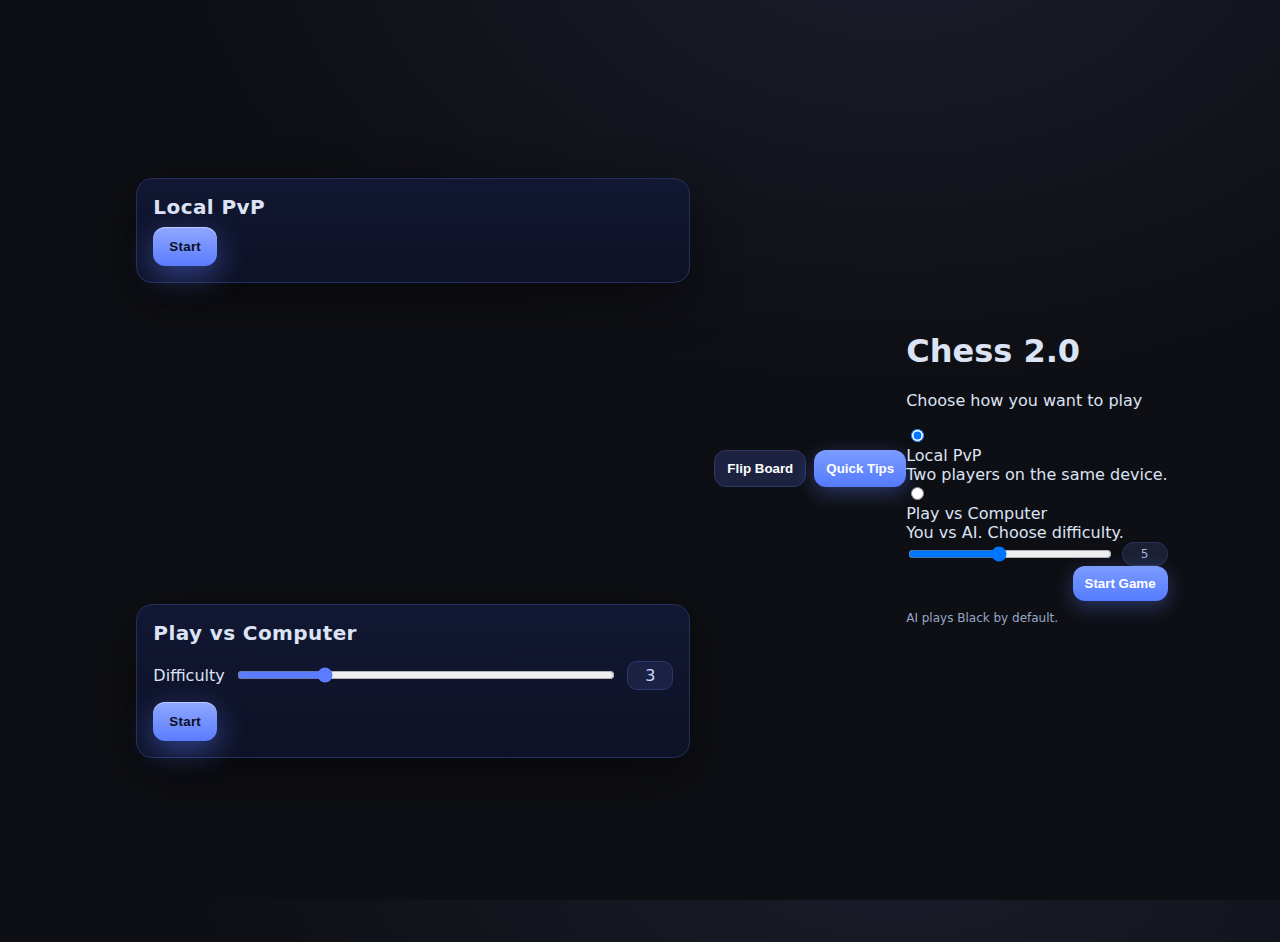
<file: index.html>
<!doctype html>
<html lang="en">

<head>
    <meta charset="utf-8" />
    <meta name="viewport" content="width=device-width, initial-scale=1" />
    <title>Chess 2.0</title>
    <meta http-equiv="refresh" content="0; url=Chess2.o.html" />
    <link rel="canonical" href="Chess2.o.html" />
    <style>
        html,
        body {
            height: 100%;
            margin: 0;
            font-family: system-ui, -apple-system, Segoe UI, Roboto, Arial, sans-serif;
            background: #0b1020;
            color: #e6ecff;
        }

        .wrap {
            height: 100%;
            display: grid;
            place-items: center;
            text-align: center;
        }

        a {
            color: #8ab4ff;
        }
    </style>
</head>

<body>
    <div class="wrap">
        <div>
            <h1>Chess 2.0</h1>
            <p>Redirecting to <a href="Chess2.o.html">Chess2.o.html</a>…</p>
            <p>If you are not redirected automatically, use the link above.</p>
        </div>
    </div>
</body>

</html>
</file>
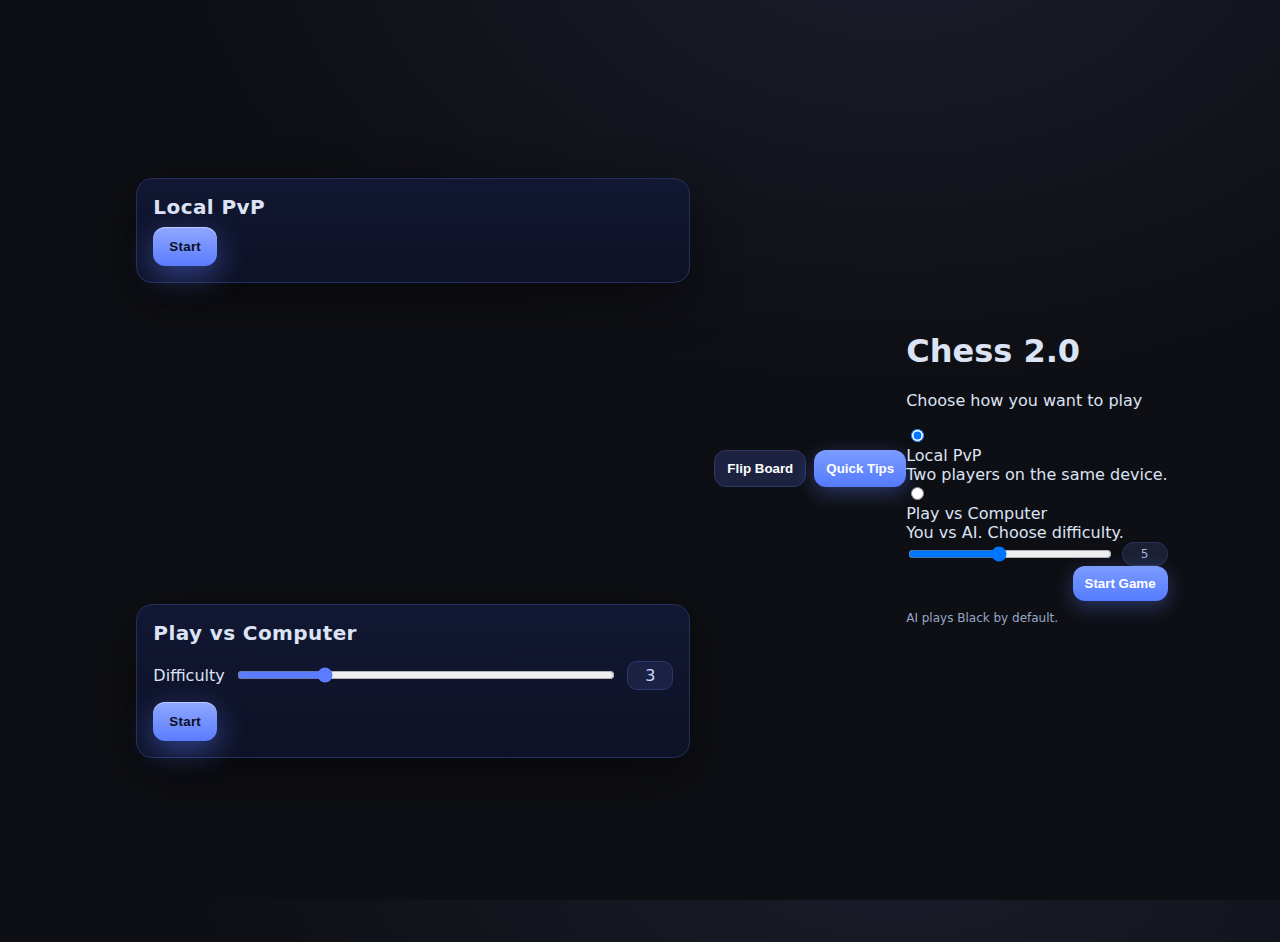
<file: Chess2.o.html>
<!DOCTYPE html>
<html lang="en">

<head>
  <meta charset="utf-8" />
  <meta name="viewport" content="width=device-width,initial-scale=1" />
  <title>Chess 2.0</title>
  <link rel="stylesheet" href="./css/styles.css" />
</head>

<!DOCTYPE html>
<html lang="en">

<head>
  <meta charset="UTF-8" />
  <meta name="viewport" content="width=device-width, initial-scale=1.0" />
  <title>Chess 2.0</title>
  <link rel="stylesheet" href="css/styles.css" />
  <style>
    /* Minimal 3D container style (kept here to avoid CSS reflow if file missing) */
    #three-container {
      position: relative;
      width: 100%;
      height: 100%;
    }

    #three-container canvas {
      display: block;
      width: 100%;
      height: 100%;
    }
  </style>
  <script>
    // Feature detect WebGL for fall back to 2D grid if not supported
    window.__WEBGL_OK__ = (function () {
      try {
        const c = document.createElement('canvas');
        return !!(c.getContext('webgl') || c.getContext('experimental-webgl'));
      } catch { return false; }
    })();
  </script>

</head>

<body>
  <div id="landing" class="landing">
    <div class="tile" id="tile-pvp">
      <h2>Local PvP</h2>
      <button id="start-pvp">Start</button>
    </div>
    <div class="tile" id="tile-ai">
      <h2>Play vs Computer</h2>
      <div class="slider-row">
        <label for="difficulty">Difficulty</label>
        <input id="difficulty" type="range" min="1" max="10" value="3" />
        <span id="difficultyVal">3</span>
      </div>
      <button id="start-ai">Start</button>
    </div>
  </div>
  <div id="game" class="game hidden">
    <div class="hud">
      <div id="turnInfo"></div>
      <div id="message"></div>
    </div>
    <div id="boardShell" class="board-shell">
      <div id="board" class="board"></div>
      <div id="three-container" class="hidden"></div>
    </div>
    <div id="upgradeModal" class="modal hidden">
      <div class="modal-content">
        <h3>Choose an upgrade</h3>
        <div id="upgradeOptions" class="upgrade-options"></div>
        <button id="upgradeClose">Close</button>
      </div>
    </div>
    <div id="gameover" class="modal hidden">
      <div class="modal-content center">
        <h2 id="gameoverTitle">Game Over</h2>
        <p id="gameoverText"></p>
        <div class="row right">
          <button id="gameoverClose">OK</button>
        </div>
      </div>
    </div>
  </div>
  <script type="module" src="js/ui.js"></script>
</body>

</html>
<div id="log" class="log"></div>
</div>
<div class="row right">
  <button id="flip" class="btn subtle">Flip Board</button>
  <button id="help" class="btn">Quick Tips</button>
</div>
</div>
</div>

<!-- Upgrade Modal -->
<div id="upgradeBack" class="modal-back">
  <div class="modal" role="dialog" aria-modal="true">
    <div class="hd">
      <h2>Choose an Upgrade</h2>
      <button id="closeModal" class="btn subtle">Close</button>
    </div>
    <div id="upgradeOptions" class="options"></div>
    <div class="hd top">
      <div class="tip">Tip: Upgrades apply to this piece only.</div>
      <div class="row">
        <button id="skipUpgrade" class="btn subtle">Bank (Skip)</button>
      </div>
    </div>
  </div>
</div>

<!-- Landing / Mode Selection -->
<div id="landingBack" class="landing-back">
  <div class="landing-card">
    <h1>Chess 2.0</h1>
    <p class="subtitle">Choose how you want to play</p>
    <div class="mode-grid">
      <label class="mode-option">
        <input type="radio" name="mode" id="modePvp" value="pvp" checked>
        <div class="mode-tile">
          <div class="mode-title">Local PvP</div>
          <div class="mode-desc">Two players on the same device.</div>
        </div>
      </label>
      <label class="mode-option">
        <input type="radio" name="mode" id="modeCpu" value="cpu">
        <div class="mode-tile">
          <div class="mode-title">Play vs Computer</div>
          <div class="mode-desc">You vs AI. Choose difficulty.</div>
          <div class="row tight">
            <input id="cpuLevel" type="range" min="1" max="10" step="1" value="5">
            <span id="cpuLevelVal" class="pill">5</span>
          </div>
        </div>
      </label>
    </div>
    <div class="row right">
      <button id="startBtn" class="btn">Start Game</button>
    </div>
    <div class="note">AI plays Black by default.</div>
  </div>
</div>

<script type="module" src="./js/ui.js"></script>
</body>

</html>
</file>
<file: css/styles.css>
/* Extracted styles from Chess2.o.html */
:root {
    --bg: #0e0f14;
    --panel: #141622;
    --light: #e7edf4;
    --dark: #5a6b88;
    --accent: #7c9cff;
    --w: #fefefe;
    --b: #0b0d12;
    --red: #ff476f;
    --green: #2ad199;
    --gold: #ffd166;
    --blue: #63a4ff;
    --violet: #b086ff;
    --teal: #31d0c6;

    /* Token palettes */
    --w-edge: #f6f8ff;
    --w-mid: #cfd9ff;
    --w-spec: #ffffff;
    --b-edge: #3b466d;
    --b-mid: #222844;
    --b-spec: #6a78b0;
}

html,
body {
    height: 100%
}

body {
    margin: 0;
    background: radial-gradient(1200px 800px at 70% -10%, #1a1d2b 0%, var(--bg) 60%);
    color: #dce3f4;
    font-family: Inter, ui-sans-serif, system-ui, Segoe UI, Roboto, Helvetica, Arial;
    display: flex;
    align-items: center;
    justify-content: center;
    padding: 18px;
}

.app {
    display: grid;
    grid-template-columns: minmax(280px, 540px) 320px;
    gap: 18px;
    width: min(1080px, 95vw)
}

.panel {
    background: linear-gradient(180deg, #1b2031 0%, #141825 100%);
    border: 1px solid #23283c;
    border-radius: 16px;
    box-shadow: 0 8px 30px rgba(0, 0, 0, .35);
    overflow: hidden;
}

.header {
    display: flex;
    align-items: center;
    justify-content: space-between;
    padding: 12px 14px;
    border-bottom: 1px solid #23283c;
}

.header h1 {
    font-size: 16px;
    letter-spacing: .3px;
    margin: 0;
    font-weight: 700
}

.turn {
    font-size: 12px;
    opacity: .8
}

.board {
    aspect-ratio: 1/1;
    width: 100%;
    max-width: 560px;
    min-width: 320px;
    height: 560px;
    min-height: 320px;
    max-height: 95vw;
    display: grid;
    grid-template-columns: repeat(8, 1fr);
    /* updated at runtime */
    -webkit-user-select: none;
    user-select: none;
    box-sizing: border-box;
}

.sq {
    position: relative;
    display: flex;
    align-items: center;
    justify-content: center;
    font-size: 38px;
    cursor: pointer;
    transition: transform .05s ease, box-shadow .2s ease, outline-color .2s ease;
    width: 100%;
    height: 100%;
    min-width: 0;
    min-height: 0;
    aspect-ratio: 1/1;
}

.sq.light {
    background: linear-gradient(145deg, #d6e2f5 0%, #c4d0e8 100%);
    box-shadow: inset 2px 2px 4px rgba(0, 0, 0, .06), inset -2px -2px 3px rgba(255, 255, 255, .2);
}

.sq.dark {
    background: linear-gradient(145deg, #7a89aa 0%, #667697 100%);
    box-shadow: inset 2px 2px 4px rgba(0, 0, 0, .12), inset -2px -2px 3px rgba(255, 255, 255, .06);
}

.sq.highlight {
    outline: 4px solid var(--gold);
    outline-offset: -4px;
    box-shadow: 0 0 16px 2px var(--gold);
}

.sq.move {
    box-shadow: inset 0 0 0 6px rgba(124, 156, 255, .45), 0 0 12px 2px rgba(124, 156, 255, .25);
}

.sq.capture::after {
    content: "";
    position: absolute;
    inset: 0;
    box-shadow: inset 0 0 0 6px rgba(255, 0, 76, .45), 0 0 12px 2px rgba(255, 0, 76, .25);
    pointer-events: none;
}

/* Hover preview (non-committal) */
.sq.hov-source {
    outline: 3px solid rgba(255, 255, 0, .75);
    outline-offset: -3px;
}

.sq.hov-move::after {
    content: "";
    position: absolute;
    inset: 0;
    box-shadow: inset 0 0 0 4px rgba(255, 255, 255, .45), 0 0 10px 1px rgba(255, 255, 255, .18);
    pointer-events: none;
}

.sq.hov-cap::after {
    content: "";
    position: absolute;
    inset: 0;
    box-shadow: inset 0 0 0 4px rgba(255, 92, 138, .6), 0 0 10px 1px rgba(255, 92, 138, .25);
    pointer-events: none;
}

/* Shielded piece indicator */
.sq.shield::after {
    content: "";
    position: absolute;
    inset: 6px;
    border-radius: 6px;
    box-shadow: inset 0 0 0 4px rgba(49, 208, 198, .55), 0 0 10px rgba(49, 208, 198, .35);
    pointer-events: none;
}

/* Last move markers */
.sq.last-from {
    outline: 3px dashed rgba(255, 255, 255, .55);
    outline-offset: -3px;
}

.sq.last-to {
    outline: 3px solid rgba(48, 255, 167, .65);
    outline-offset: -3px;
    box-shadow: 0 0 12px rgba(48, 255, 167, .25);
}

/* Hover affordance */
.sq:hover {
    filter: brightness(1.04);
}

.piece.wrap {
    position: relative;
    line-height: 1;
    filter: drop-shadow(0 2px 1px rgba(0, 0, 0, .5));
    text-shadow: 0 1px 0 rgba(0, 0, 0, .35), 0 2px 2px rgba(0, 0, 0, .25);
    transform: translateZ(0);
}

/* Level-based size tweak (simulates shape evolution) */
.piece.lv-0 {
    font-size: 38px;
}

.piece.lv-1 {
    font-size: 40px;
    transform: translateZ(0) translateY(-1px);
}

.piece.lv-2 {
    font-size: 42px;
    transform: translateZ(0) translateY(-1px) scale(1.03);
}

.piece.lv-3,
.piece.lv-4,
.piece.lv-5 {
    font-size: 44px;
    transform: translateZ(0) translateY(-1px) scale(1.06);
}

/* Subtle per-type shape hinting via text-stroke and skew */
.shape-k {
    -webkit-text-stroke: 0.6px rgba(0, 0, 0, .25);
}

.shape-q {
    -webkit-text-stroke: 0.6px rgba(0, 0, 0, .22);
}

.shape-r {
    -webkit-text-stroke: 0.6px rgba(0, 0, 0, .2);
}

.shape-b {
    -webkit-text-stroke: 0.6px rgba(0, 0, 0, .18);
}

.shape-n {
    -webkit-text-stroke: 0.6px rgba(0, 0, 0, .2);
}

.shape-p {
    -webkit-text-stroke: 0.6px rgba(0, 0, 0, .22);
}

/* SVG token styling */
.piece-svg {
    width: 84%;
    height: 84%;
}

.piece-svg .spec {
    fill: rgba(255, 255, 255, .25);
    filter: blur(.4px);
}

.piece-svg .rim {
    stroke: rgba(0, 0, 0, .45);
    stroke-width: 1.5;
}

.piece-svg .inner {
    fill: rgba(255, 255, 255, .04);
    stroke: rgba(0, 0, 0, .35);
    stroke-width: 1;
}

.piece-svg .ring {
    fill: none;
    stroke: rgba(255, 255, 255, .06);
    stroke-width: 3;
}

.piece-svg .glyph {
    font-weight: 900;
    font-size: 44px;
    fill: #0d1018;
    filter: drop-shadow(0 1px 0 rgba(255, 255, 255, .35));
}

.piece-svg .chev {
    fill: none;
    stroke: var(--accent);
    stroke-width: 2.2;
    opacity: .9;
}

.team-w {
    --coin-edge: var(--w-edge);
    --coin-mid: var(--w-mid);
    --coin-spec: var(--w-spec);
}

.team-b {
    --coin-edge: var(--b-edge);
    --coin-mid: var(--b-mid);
    --coin-spec: var(--b-spec);
}

/* Tier emphasis */
.tier-0 .ring {
    stroke: rgba(255, 255, 255, .04);
}

.tier-1 .ring {
    stroke: rgba(124, 156, 255, .6);
}

.tier-2 .ring {
    stroke: rgba(43, 225, 167, .7);
}

.tier-3 .ring,
.tier-4 .ring,
.tier-5 .ring {
    stroke: rgba(255, 209, 102, .9);
    stroke-width: 4;
    filter: drop-shadow(0 2px 6px rgba(255, 209, 102, .35));
}

/* Evolution aura by level */
.lv1 {
    text-shadow: 0 0 8px rgba(124, 156, 255, .85), 0 0 20px rgba(124, 156, 255, .65);
}

.lv2 {
    text-shadow: 0 0 9px rgba(43, 225, 167, .9), 0 0 24px rgba(43, 225, 167, .6), 0 0 40px rgba(43, 225, 167, .35);
    transform: translateY(-1px)
}

.lv3,
.lv4,
.lv5 {
    text-shadow: 0 0 10px rgba(255, 209, 102, 1), 0 0 28px rgba(255, 209, 102, .85), 0 0 70px rgba(255, 209, 102, .5);
    filter: drop-shadow(0 6px 14px rgba(255, 209, 102, .2));
    transform: translateY(-1px) scale(1.05);
}

/* Level badge */
.badge {
    position: absolute;
    right: -8px;
    top: -8px;
    font-size: 10px;
    font-weight: 800;
    color: #0d1018;
    background: linear-gradient(180deg, #ffd86b, #ffb545);
    border: 2px solid #0d1018;
    border-radius: 999px;
    width: 18px;
    height: 18px;
    display: flex;
    align-items: center;
    justify-content: center;
    box-shadow: 0 2px 0 #0d1018, 0 8px 20px rgba(0, 0, 0, .35);
}

/* Board rim for subtle 3D */
.panel>#board,
.board {
    border-radius: 8px;
    box-shadow: inset 0 12px 20px rgba(0, 0, 0, .2), inset 0 -6px 16px rgba(255, 255, 255, .06), 0 10px 30px rgba(0, 0, 0, .35);
}

/* Attack animation */
@keyframes hitFlash {
    0% {
        filter: brightness(1);
        transform: scale(1);
    }

    40% {
        filter: brightness(1.6);
        transform: scale(1.08);
    }

    100% {
        filter: brightness(1);
        transform: scale(1);
    }
}

.attack-anim {
    animation: hitFlash .28s ease-out;
}

/* Sidebar */
.side {
    padding: 14px
}

.sec {
    padding: 10px 12px;
    border: 1px solid #23283c;
    border-radius: 12px;
    background: #0f1320;
    margin-bottom: 12px
}

.sec h3 {
    margin: 0 0 8px 0;
    font-size: 12px;
    text-transform: uppercase;
    letter-spacing: .14em;
    color: #aab9d9
}

/* Utility */
.hidden {
    display: none !important;
}

/* Layout: center the game and scale board area with viewport */
.game {
    width: 100%;
    min-height: 100vh;
    display: flex;
    flex-direction: column;
    align-items: center;
    justify-content: center;
    gap: 12px;
}

.hud {
    width: min(96vmin, 1200px);
    display: flex;
    align-items: center;
    justify-content: space-between;
    color: #dce3f4;
    padding: 0 4px;
}

/* Container to host either 2D grid or 3D canvas; always square */
.board-shell {
    position: relative;
    width: min(96vmin, 1200px);
    height: min(96vmin, 1200px);
    margin: 0 auto;
}

.board-shell>#three-container,
.board-shell>.board {
    position: absolute;
    inset: 0;
}

/* Make 2D grid fill the shell when visible */
.board {
    width: 100%;
    height: 100%;
}

.btn {
    appearance: none;
    background: linear-gradient(180deg, #7c9cff, #547bff);
    border: none;
    color: white;
    font-weight: 700;
    padding: 10px 12px;
    border-radius: 12px;
    cursor: pointer;
    box-shadow: 0 6px 20px rgba(98, 130, 255, .35);
    transition: transform .05s ease, filter .2s ease;
}

.btn:hover {
    filter: brightness(1.06)
}

.btn:active {
    transform: translateY(1px)
}

.btn.subtle {
    background: #1c2240;
    box-shadow: none;
    border: 1px solid #2e3869
}

.row {
    display: flex;
    gap: 8px;
    flex-wrap: wrap
}

.pill {
    font-size: 12px;
    background: #1b2034;
    border: 1px solid #2a345f;
    border-radius: 999px;
    padding: 4px 8px;
    color: #a7b6dc
}

/* Upgrade modal */
.modal-back {
    position: fixed;
    inset: 0;
    background: rgba(6, 8, 14, .65);
    display: none;
    align-items: center;
    justify-content: center;
    -webkit-backdrop-filter: blur(2px);
    backdrop-filter: blur(2px);
    z-index: 40
}

.modal {
    width: min(560px, 94vw);
    background: #101425;
    border: 1px solid #2a3353;
    border-radius: 16px;
    box-shadow: 0 18px 60px rgba(0, 0, 0, .5);
    overflow: hidden
}

.modal .modal-content.center {
    text-align: center;
    padding: 18px;
}

#gameoverTitle {
    margin: 6px 0 8px 0;
    font-size: 20px;
    letter-spacing: .02em;
}

#gameoverText {
    margin: 0 0 12px 0;
    color: #aab9d9;
    font-size: 14px;
}

.modal .hd {
    display: flex;
    align-items: center;
    justify-content: space-between;
    padding: 12px 14px;
    border-bottom: 1px solid #202746
}

.modal h2 {
    margin: 0;
    font-size: 16px
}

.options {
    display: grid;
    grid-template-columns: 1fr 1fr;
    gap: 10px;
    padding: 12px
}

.opt {
    padding: 12px;
    border-radius: 12px;
    background: #0e1324;
    border: 1px solid #28325a;
    cursor: pointer
}

.opt:hover {
    border-color: #7c9cff
}

.opt h4 {
    margin: 0 0 6px 0;
    font-size: 14px
}

.opt p {
    margin: 0;
    font-size: 12px;
    color: #b8c5ea
}

.muted {
    opacity: .7
}

.log {
    font-family: ui-monospace, SFMono-Regular, Menlo, Consolas, "Liberation Mono", monospace;
    font-size: 12px;
    line-height: 1.5;
    max-height: 180px;
    overflow: auto;
    white-space: pre-wrap
}

/* Landing overlay */
/* New landing layout (centered) */
.landing {
    min-height: 100vh;
    display: grid;
    place-items: center;
    padding: 24px;
}

.tile {
    width: min(520px, 94vw);
    background: linear-gradient(180deg, #121733 0%, #0e1226 100%);
    border: 1px solid #24305c;
    border-radius: 16px;
    padding: 16px;
    box-shadow: 0 16px 50px rgba(0, 0, 0, .45);
    margin: 10px auto;
}

.tile h2 {
    margin: 0 0 8px 0;
    font-size: 20px;
    letter-spacing: .02em;
}

/* Start buttons */
#start-pvp,
#start-ai {
    appearance: none;
    border: none;
    border-radius: 12px;
    padding: 12px 16px;
    font-weight: 800;
    letter-spacing: .02em;
    color: #0b0f1e;
    background: linear-gradient(180deg, #90a8ff 0%, #5b7cff 100%);
    box-shadow: 0 10px 30px rgba(92, 124, 255, .45), inset 0 1px 0 rgba(255, 255, 255, .4);
    cursor: pointer;
    transition: transform .06s ease, filter .2s ease, box-shadow .2s ease;
}

#start-pvp:hover,
#start-ai:hover {
    filter: brightness(1.06);
}

#start-pvp:active,
#start-ai:active {
    transform: translateY(1px);
    box-shadow: 0 8px 24px rgba(92, 124, 255, .4), inset 0 1px 0 rgba(255, 255, 255, .4);
}

/* Slider row styling */
.slider-row {
    display: flex;
    align-items: center;
    gap: 10px;
    padding: 8px 0 12px 0;
}

.slider-row input[type=range] {
    flex: 1;
    accent-color: #5b7cff;
}

.slider-row span {
    background: #1a2142;
    border: 1px solid #2a376a;
    padding: 4px 8px;
    border-radius: 10px;
    min-width: 28px;
    text-align: center;
    color: #cbd7ff;
}

.row.tight {
    align-items: center;
}

.row.tight input[type=range] {
    flex: 1;
}

.row.tight .pill {
    min-width: 28px;
    text-align: center;
}

.note {
    margin-top: 10px;
    font-size: 12px;
    color: #98a7c7;
}

.legend {
    display: grid;
    grid-template-columns: repeat(2, 1fr);
    gap: 6px
}

.legend .pill {
    display: flex;
    align-items: center;
    gap: 6px
}

.legend .dot {
    width: 10px;
    height: 10px;
    border-radius: 999px;
    background: #ff5c8a
}

.legend .dot.move {
    background: #ffffff
}

.legend .dot.cap {
    background: #ff6584
}

/* Legend dot: shield */
.legend .dot.shield {
    background: #31d0c6;
}

.footer {
    display: flex;
    gap: 8px;
    align-items: center;
    justify-content: space-between;
    padding: 10px 12px;
    border-top: 1px solid #23283c;
    background: #0c1020
}

/* Inline-style cleanup helpers */
.text-small {
    font-size: 13px;
    color: #cbd7f6;
}

.ul-summary {
    margin: 0 0 6px 14px;
    padding: 0;
    font-size: 13px;
    color: #d6e2ff;
}

.row.right {
    justify-content: flex-end;
}

/* Utility rows */
.row.align-center {
    align-items: center;
}

.row.auto-left {
    margin-left: auto;
}

.inline-flex {
    display: inline-flex;
    gap: 6px;
    align-items: center;
}

.w-120 {
    width: 120px;
}

.hd.top {
    border-top: 1px solid #202746;
}

.tip {
    font-size: 12px;
    color: #a9b8e2;
}

/* Board coordinates */
.coord {
    position: absolute;
    font-size: 10px;
    color: rgba(0, 0, 0, .55);
    font-weight: 700;
    text-shadow: 0 1px 0 rgba(255, 255, 255, .4);
}

.dark .coord {
    color: rgba(255, 255, 255, .65);
    text-shadow: 0 1px 0 rgba(0, 0, 0, .35);
}

.coord.rank {
    left: 4px;
    top: 4px;
}

.coord.file {
    right: 4px;
    bottom: 4px;
}

/* Utility */
.hidden {
    display: none !important;
}

/* Container to host either 2D grid or 3D canvas with stable sizing */
.board-shell {
    position: relative;
    width: 100%;
    max-width: 560px;
    min-width: 320px;
    height: 560px;
    max-height: 95vw;
}
</file>
